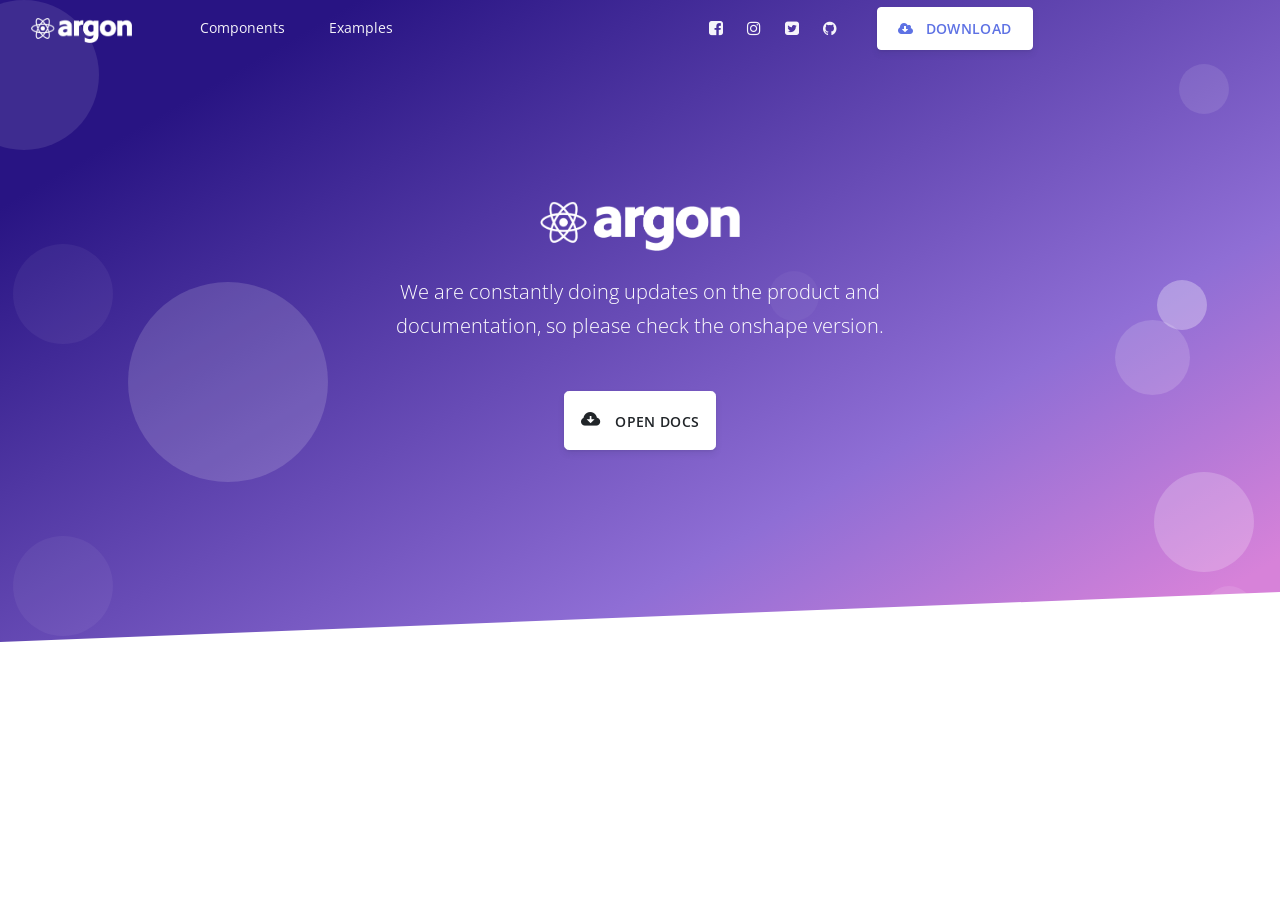
<file: Documentation/documentation.html>
<!--
/*!

=========================================================
* Argon Design System React - v1.1.0
=========================================================

* Product Page: https://www.creative-tim.com/product/argon-design-system-react
* Copyright 2020 Creative Tim (https://www.creative-tim.com)
* Licensed under MIT (https://github.com/creativetimofficial/argon-design-system-react/blob/master/LICENSE.md)

* Coded by Creative Tim

=========================================================

* The above copyright notice and this permission notice shall be included in all copies or substantial portions of the Software.

*/
-->
<!DOCTYPE html>
<html>
  <head>
    <meta charset="utf-8" />
    <meta
      name="viewport"
      content="width=device-width, initial-scale=1, shrink-to-fit=no"
    />
    <meta
      name="description"
      content="Start your development with a Design System for Bootstrap 4, React and Reactstrap."
    />
    <meta name="author" content="Creative Tim" />
    <title>
      Ellis Yoo
    </title>
    <!-- Favicon -->
    <link
      href="../src/assets/img/brand/favicon.png"
      rel="icon"
      type="image/png"
    />
    <!-- Fonts -->
    <link
      href="https://fonts.googleapis.com/css?family=Open+Sans:300,400,600,700"
      rel="stylesheet"
    />
    <!-- Icons -->
    <link href="../src/assets/vendor/nucleo/css/nucleo.css" rel="stylesheet" />
    <link
      href="../src/assets/vendor/font-awesome/css/font-awesome.min.css"
      rel="stylesheet"
    />
    <!-- Argon CSS -->
    <link
      type="text/css"
      href="../src/assets/css/argon-design-system-react.css?v=1.1.0"
      rel="stylesheet"
    />
  </head>

  <body>
    <header class="header-global">
      <nav
        id="navbar-main"
        class="navbar navbar-main navbar-expand-lg navbar-transparent navbar-light headroom"
      >
        <div class="container">
          <a class="navbar-brand mr-lg-5" href="../index.html">
            <img src="../src/assets/img/brand/argon-react-white.png" />
          </a>
          <button
            class="navbar-toggler"
            type="button"
            data-toggle="collapse"
            data-target="#navbar_global"
            aria-controls="navbar_global"
            aria-expanded="false"
            aria-label="Toggle navigation"
          >
            <span class="navbar-toggler-icon"></span>
          </button>
          <div class="navbar-collapse collapse" id="navbar_global">
            <div class="navbar-collapse-header">
              <div class="row">
                <div class="col-6 collapse-brand">
                  <a href="../index.html">
                    <img src="../src/assets/img/brand/blue.png" />
                  </a>
                </div>
                <div class="col-6 collapse-close">
                  <button
                    type="button"
                    class="navbar-toggler"
                    data-toggle="collapse"
                    data-target="#navbar_global"
                    aria-controls="navbar_global"
                    aria-expanded="false"
                    aria-label="Toggle navigation"
                  >
                    <span></span> <span></span>
                  </button>
                </div>
              </div>
            </div>
            <ul class="navbar-nav navbar-nav-hover align-items-lg-center">
              <li class="nav-item dropdown">
                <a
                  href="#"
                  class="nav-link"
                  data-toggle="dropdown"
                  href="#"
                  role="button"
                >
                  <i class="ni ni-ui-04 d-lg-none"></i>
                  <span class="nav-link-inner--text">Components</span>
                </a>
                <div class="dropdown-menu dropdown-menu-xl">
                  <div class="dropdown-menu-inner">
                    <a
                      href="https://demos.creative-tim.com/argon-design-system-react/#/documentation/overview?ref=adsr-static-docs"
                      class="media d-flex align-items-center"
                    >
                      <div
                        class="icon icon-shape bg-gradient-primary rounded-circle text-white"
                      >
                        <i class="ni ni-spaceship"></i>
                      </div>
                      <div class="media-body ml-3">
                        <h6 class="heading text-primary mb-md-1">
                          Getting started
                        </h6>
                        <p class="description d-none d-md-inline-block mb-0">
                          Learn how to use Argon compiling Scss, change brand
                          colors and more.
                        </p>
                      </div>
                    </a>
                    <a
                      href="https://demos.creative-tim.com/argon-design-system-react/#/documentation/colors?ref=adsr-static-docs"
                      class="media d-flex align-items-center"
                    >
                      <div
                        class="icon icon-shape bg-gradient-success rounded-circle text-white"
                      >
                        <i class="ni ni-palette"></i>
                      </div>
                      <div class="media-body ml-3">
                        <h6 class="heading text-primary mb-md-1">Foundation</h6>
                        <p class="description d-none d-md-inline-block mb-0">
                          Learn more about colors, typography, icons and the
                          grid system we used for Argon.
                        </p>
                      </div>
                    </a>
                    <a
                      href="https://demos.creative-tim.com/argon-design-system-react/#/documentation/alerts?ref=adsr-static-docs"
                      class="media d-flex align-items-center"
                    >
                      <div
                        class="icon icon-shape bg-gradient-warning rounded-circle text-white"
                      >
                        <i class="ni ni-ui-04"></i>
                      </div>
                      <div class="media-body ml-3">
                        <h5 class="heading text-warning mb-md-1">Components</h5>
                        <p class="description d-none d-md-inline-block mb-0">
                          Browse our 50 beautiful handcrafted components offered
                          in the Free version.
                        </p>
                      </div>
                    </a>
                  </div>
                </div>
              </li>
              <li class="nav-item dropdown">
                <a
                  href="#"
                  class="nav-link"
                  data-toggle="dropdown"
                  href="#"
                  role="button"
                >
                  <i class="ni ni-collection d-lg-none"></i>
                  <span class="nav-link-inner--text">Examples</span>
                </a>
                <div class="dropdown-menu">
                  <a href="../examples/landing.html" class="dropdown-item"
                    >Landing</a
                  >
                  <a href="../examples/profile.html" class="dropdown-item"
                    >Profile</a
                  >
                  <a href="../examples/login.html" class="dropdown-item"
                    >Login</a
                  >
                  <a href="../examples/register.html" class="dropdown-item"
                    >Register</a
                  >
                </div>
              </li>
            </ul>
            <ul class="navbar-nav align-items-lg-center ml-lg-auto">
              <li class="nav-item">
                <a
                  class="nav-link nav-link-icon"
                  href="https://www.facebook.com/creativetim"
                  target="_blank"
                  data-toggle="tooltip"
                  title="Like us on Facebook"
                >
                  <i class="fa fa-facebook-square"></i>
                  <span class="nav-link-inner--text d-lg-none">Facebook</span>
                </a>
              </li>
              <li class="nav-item">
                <a
                  class="nav-link nav-link-icon"
                  href="https://www.instagram.com/creativetimofficial"
                  target="_blank"
                  data-toggle="tooltip"
                  title="Follow us on Instagram"
                >
                  <i class="fa fa-instagram"></i>
                  <span class="nav-link-inner--text d-lg-none">Instagram</span>
                </a>
              </li>
              <li class="nav-item">
                <a
                  class="nav-link nav-link-icon"
                  href="https://twitter.com/creativetim"
                  target="_blank"
                  data-toggle="tooltip"
                  title="Follow us on Twitter"
                >
                  <i class="fa fa-twitter-square"></i>
                  <span class="nav-link-inner--text d-lg-none">Twitter</span>
                </a>
              </li>
              <li class="nav-item">
                <a
                  class="nav-link nav-link-icon"
                  href="https://github.com/creativetimofficial/argon-design-system-react"
                  target="_blank"
                  data-toggle="tooltip"
                  title="Star us on Github"
                >
                  <i class="fa fa-github"></i>
                  <span class="nav-link-inner--text d-lg-none">Github</span>
                </a>
              </li>
              <li class="nav-item d-none d-lg-block ml-lg-4">
                <a
                  href="https://www.creative-tim.com/product/argon-design-system-react?ref=adsr-static-docs"
                  target="_blank"
                  class="btn btn-neutral btn-icon"
                >
                  <span class="btn-inner--icon">
                    <i class="fa fa-cloud-download mr-2"></i>
                  </span>
                  <span class="nav-link-inner--text">Download</span>
                </a>
              </li>
            </ul>
          </div>
        </div>
      </nav>
    </header>
    <main>
      <div class="position-relative">
        <section class="section section-lg section-hero section-shaped">
          <!-- Background circles -->
          <div class="shape shape-style-1 shape-primary">
            <span class="span-150"></span> <span class="span-50"></span>
            <span class="span-50"></span> <span class="span-75"></span>
            <span class="span-100"></span> <span class="span-75"></span>
            <span class="span-50"></span> <span class="span-100"></span>
            <span class="span-50"></span> <span class="span-100"></span>
          </div>
          <div
            class="container shape-container d-flex align-items-center py-lg"
          >
            <div class="col px-0">
              <div class="row align-items-center justify-content-center">
                <div class="col-lg-6 text-center">
                  <img
                    src="../src/assets/img/brand/argon-react-white.png"
                    style="width: 200px;"
                    class="img-fluid"
                  />
                  <p class="lead text-white">
                    We are constantly doing updates on the product and
                    documentation, so please check the onshape version.
                  </p>
                  <div class="btn-wrapper mt-5">
                    <a
                      href="https://demos.creative-tim.com/argon-design-system-react/#/documentation/overview?ref=adsr-static-docs"
                      class="btn btn-lg btn-white btn-icon mb-3 mb-sm-0"
                    >
                      <span class="btn-inner--icon"
                        ><i class="ni ni-cloud-download-95"></i
                      ></span>
                      <span class="btn-inner--text">Open Docs</span>
                    </a>
                  </div>
                </div>
              </div>
            </div>
          </div>
          <!-- SVG separator -->
          <div class="separator separator-bottom separator-skew zindex-100">
            <svg
              x="0"
              y="0"
              viewBox="0 0 2560 100"
              preserveAspectRatio="none"
              version="1.1"
              xmlns="http://www.w3.org/2000/svg"
            >
              <polygon
                class="fill-white"
                points="2560 0 2560 100 0 100"
              ></polygon>
            </svg>
          </div>
        </section>
      </div>
    </main>
    <!-- Core -->
    <script
      src="https://code.jquery.com/jquery-3.3.1.slim.min.js"
      integrity="sha384-q8i/X+965DzO0rT7abK41JStQIAqVgRVzpbzo5smXKp4YfRvH+8abtTE1Pi6jizo"
      crossorigin="anonymous"
    ></script>
    <script
      src="https://cdnjs.cloudflare.com/ajax/libs/popper.js/1.14.7/umd/popper.min.js"
      integrity="sha384-UO2eT0CpHqdSJQ6hJty5KVphtPhzWj9WO1clHTMGa3JDZwrnQq4sF86dIHNDz0W1"
      crossorigin="anonymous"
    ></script>
    <script
      src="https://stackpath.bootstrapcdn.com/bootstrap/4.3.1/js/bootstrap.min.js"
      integrity="sha384-JjSmVgyd0p3pXB1rRibZUAYoIIy6OrQ6VrjIEaFf/nJGzIxFDsf4x0xIM+B07jRM"
      crossorigin="anonymous"
    ></script>
  </body>
</html>
</file>
<file: src/assets/vendor/nucleo/css/nucleo.css>
/*--------------------------------

hermes-dashboard-icons Web Font - built using nucleoapp.com
License - nucleoapp.com/license/

-------------------------------- */
@font-face {
  font-family: 'NucleoIcons';
  src: url('../fonts/nucleo-icons.eot');
  src: url('../fonts/nucleo-icons.eot') format('embedded-opentype'), url('../fonts/nucleo-icons.woff2') format('woff2'), url('../fonts/nucleo-icons.woff') format('woff'), url('../fonts/nucleo-icons.ttf') format('truetype'), url('../fonts/nucleo-icons.svg') format('svg');
  font-weight: normal;
  font-style: normal;
}
/*------------------------
    base class definition
-------------------------*/
.ni {
  display: inline-block;
  font: normal normal normal 14px/1 NucleoIcons;
  font-size: inherit;
  text-rendering: auto;
  -webkit-font-smoothing: antialiased;
  -moz-osx-font-smoothing: grayscale;
}
/*------------------------
  change icon size
-------------------------*/
.ni-lg {
  font-size: 1.33333333em;
  line-height: 0.75em;
  vertical-align: -15%;
}
.ni-2x {
  font-size: 2em;
}
.ni-3x {
  font-size: 3em;
}
.ni-4x {
  font-size: 4em;
}
.ni-5x {
  font-size: 5em;
}

/*----------------------------------
  add a square/circle background
-----------------------------------*/
.ni.square,
.ni.circle {
  padding: 0.33333333em;
  vertical-align: -16%;
  background-color: #eee;
}
.ni.circle {
  border-radius: 50%;
}
/*------------------------
  list icons
-------------------------*/
.ni-ul {
  padding-left: 0;
  margin-left: 2.14285714em;
  list-style-type: none;
}
.ni-ul > li {
  position: relative;
}
.ni-ul > li > .ni {
  position: absolute;
  left: -1.57142857em;
  top: 0.14285714em;
  text-align: center;
}
.ni-ul > li > .ni.lg {
  top: 0;
  left: -1.35714286em;
}
.ni-ul > li > .ni.circle,
.ni-ul > li > .ni.square {
  top: -0.19047619em;
  left: -1.9047619em;
}
/*------------------------
  spinning icons
-------------------------*/
.ni.spin {
  -webkit-animation: nc-spin 2s infinite linear;
  -moz-animation: nc-spin 2s infinite linear;
  animation: nc-spin 2s infinite linear;
}
@-webkit-keyframes nc-spin {
  0% {
    -webkit-transform: rotate(0deg);
  }
  100% {
    -webkit-transform: rotate(360deg);
  }
}
@-moz-keyframes nc-spin {
  0% {
    -moz-transform: rotate(0deg);
  }
  100% {
    -moz-transform: rotate(360deg);
  }
}
@keyframes nc-spin {
  0% {
    -webkit-transform: rotate(0deg);
    -moz-transform: rotate(0deg);
    -ms-transform: rotate(0deg);
    -o-transform: rotate(0deg);
    transform: rotate(0deg);
  }
  100% {
    -webkit-transform: rotate(360deg);
    -moz-transform: rotate(360deg);
    -ms-transform: rotate(360deg);
    -o-transform: rotate(360deg);
    transform: rotate(360deg);
  }
}
/*------------------------
  rotated/flipped icons
-------------------------*/
.ni.rotate-90 {
  filter: progid:DXImageTransform.Microsoft.BasicImage(rotation=1);
  -webkit-transform: rotate(90deg);
  -moz-transform: rotate(90deg);
  -ms-transform: rotate(90deg);
  -o-transform: rotate(90deg);
  transform: rotate(90deg);
}
.ni.rotate-180 {
  filter: progid:DXImageTransform.Microsoft.BasicImage(rotation=2);
  -webkit-transform: rotate(180deg);
  -moz-transform: rotate(180deg);
  -ms-transform: rotate(180deg);
  -o-transform: rotate(180deg);
  transform: rotate(180deg);
}
.ni.rotate-270 {
  filter: progid:DXImageTransform.Microsoft.BasicImage(rotation=3);
  -webkit-transform: rotate(270deg);
  -moz-transform: rotate(270deg);
  -ms-transform: rotate(270deg);
  -o-transform: rotate(270deg);
  transform: rotate(270deg);
}
.ni.flip-y {
  filter: progid:DXImageTransform.Microsoft.BasicImage(rotation=0);
  -webkit-transform: scale(-1, 1);
  -moz-transform: scale(-1, 1);
  -ms-transform: scale(-1, 1);
  -o-transform: scale(-1, 1);
  transform: scale(-1, 1);
}
.ni.flip-x {
  filter: progid:DXImageTransform.Microsoft.BasicImage(rotation=2);
  -webkit-transform: scale(1, -1);
  -moz-transform: scale(1, -1);
  -ms-transform: scale(1, -1);
  -o-transform: scale(1, -1);
  transform: scale(1, -1);
}
/*------------------------
    font icons
-------------------------*/

.ni-active-40::before {
    content: "\ea02";
}

.ni-air-baloon::before {
    content: "\ea03";
}

.ni-album-2::before {
    content: "\ea04";
}

.ni-align-center::before {
    content: "\ea05";
}

.ni-align-left-2::before {
    content: "\ea06";
}

.ni-ambulance::before {
    content: "\ea07";
}

.ni-app::before {
    content: "\ea08";
}

.ni-archive-2::before {
    content: "\ea09";
}

.ni-atom::before {
    content: "\ea0a";
}

.ni-badge::before {
    content: "\ea0b";
}

.ni-bag-17::before {
    content: "\ea0c";
}

.ni-basket::before {
    content: "\ea0d";
}

.ni-bell-55::before {
    content: "\ea0e";
}

.ni-bold-down::before {
    content: "\ea0f";
}

.ni-bold-left::before {
    content: "\ea10";
}

.ni-bold-right::before {
    content: "\ea11";
}

.ni-bold-up::before {
    content: "\ea12";
}

.ni-bold::before {
    content: "\ea13";
}

.ni-book-bookmark::before {
    content: "\ea14";
}

.ni-books::before {
    content: "\ea15";
}

.ni-box-2::before {
    content: "\ea16";
}

.ni-briefcase-24::before {
    content: "\ea17";
}

.ni-building::before {
    content: "\ea18";
}

.ni-bulb-61::before {
    content: "\ea19";
}

.ni-bullet-list-67::before {
    content: "\ea1a";
}

.ni-bus-front-12::before {
    content: "\ea1b";
}

.ni-button-pause::before {
    content: "\ea1c";
}

.ni-button-play::before {
    content: "\ea1d";
}

.ni-button-power::before {
    content: "\ea1e";
}

.ni-calendar-grid-58::before {
    content: "\ea1f";
}

.ni-camera-compact::before {
    content: "\ea20";
}

.ni-caps-small::before {
    content: "\ea21";
}

.ni-cart::before {
    content: "\ea22";
}

.ni-chart-bar-32::before {
    content: "\ea23";
}

.ni-chart-pie-35::before {
    content: "\ea24";
}

.ni-chat-round::before {
    content: "\ea25";
}

.ni-check-bold::before {
    content: "\ea26";
}

.ni-circle-08::before {
    content: "\ea27";
}

.ni-cloud-download-95::before {
    content: "\ea28";
}

.ni-cloud-upload-96::before {
    content: "\ea29";
}

.ni-compass-04::before {
    content: "\ea2a";
}

.ni-controller::before {
    content: "\ea2b";
}

.ni-credit-card::before {
    content: "\ea2c";
}

.ni-curved-next::before {
    content: "\ea2d";
}

.ni-delivery-fast::before {
    content: "\ea2e";
}

.ni-diamond::before {
    content: "\ea2f";
}

.ni-email-83::before {
    content: "\ea30";
}

.ni-fat-add::before {
    content: "\ea31";
}

.ni-fat-delete::before {
    content: "\ea32";
}

.ni-fat-remove::before {
    content: "\ea33";
}

.ni-favourite-28::before {
    content: "\ea34";
}

.ni-folder-17::before {
    content: "\ea35";
}

.ni-glasses-2::before {
    content: "\ea36";
}

.ni-hat-3::before {
    content: "\ea37";
}

.ni-headphones::before {
    content: "\ea38";
}

.ni-html5::before {
    content: "\ea39";
}

.ni-istanbul::before {
    content: "\ea3a";
}

.ni-key-25::before {
    content: "\ea3b";
}

.ni-laptop::before {
    content: "\ea3c";
}

.ni-like-2::before {
    content: "\ea3d";
}

.ni-lock-circle-open::before {
    content: "\ea3e";
}

.ni-map-big::before {
    content: "\ea3f";
}

.ni-mobile-button::before {
    content: "\ea40";
}

.ni-money-coins::before {
    content: "\ea41";
}

.ni-note-03::before {
    content: "\ea42";
}

.ni-notification-70::before {
    content: "\ea43";
}

.ni-palette::before {
    content: "\ea44";
}

.ni-paper-diploma::before {
    content: "\ea45";
}

.ni-pin-3::before {
    content: "\ea46";
}

.ni-planet::before {
    content: "\ea47";
}

.ni-ruler-pencil::before {
    content: "\ea48";
}

.ni-satisfied::before {
    content: "\ea49";
}

.ni-scissors::before {
    content: "\ea4a";
}

.ni-send::before {
    content: "\ea4b";
}

.ni-settings-gear-65::before {
    content: "\ea4c";
}

.ni-settings::before {
    content: "\ea4d";
}

.ni-single-02::before {
    content: "\ea4e";
}

.ni-single-copy-04::before {
    content: "\ea4f";
}

.ni-sound-wave::before {
    content: "\ea50";
}

.ni-spaceship::before {
    content: "\ea51";
}

.ni-square-pin::before {
    content: "\ea52";
}

.ni-support-16::before {
    content: "\ea53";
}

.ni-tablet-button::before {
    content: "\ea54";
}

.ni-tag::before {
    content: "\ea55";
}

.ni-tie-bow::before {
    content: "\ea56";
}

.ni-time-alarm::before {
    content: "\ea57";
}

.ni-trophy::before {
    content: "\ea58";
}

.ni-tv-2::before {
    content: "\ea59";
}

.ni-umbrella-13::before {
    content: "\ea5a";
}

.ni-user-run::before {
    content: "\ea5b";
}

.ni-vector::before {
    content: "\ea5c";
}

.ni-watch-time::before {
    content: "\ea5d";
}

.ni-world::before {
    content: "\ea5e";
}

.ni-zoom-split-in::before {
    content: "\ea5f";
}

.ni-collection::before {
    content: "\ea60";
}

.ni-image::before {
    content: "\ea61";
}

.ni-shop::before {
    content: "\ea62";
}

.ni-ungroup::before {
    content: "\ea63";
}

.ni-world-2::before {
    content: "\ea64";
}

.ni-ui-04::before {
    content: "\ea65";
}


/* all icon font classes list here */
</file>
